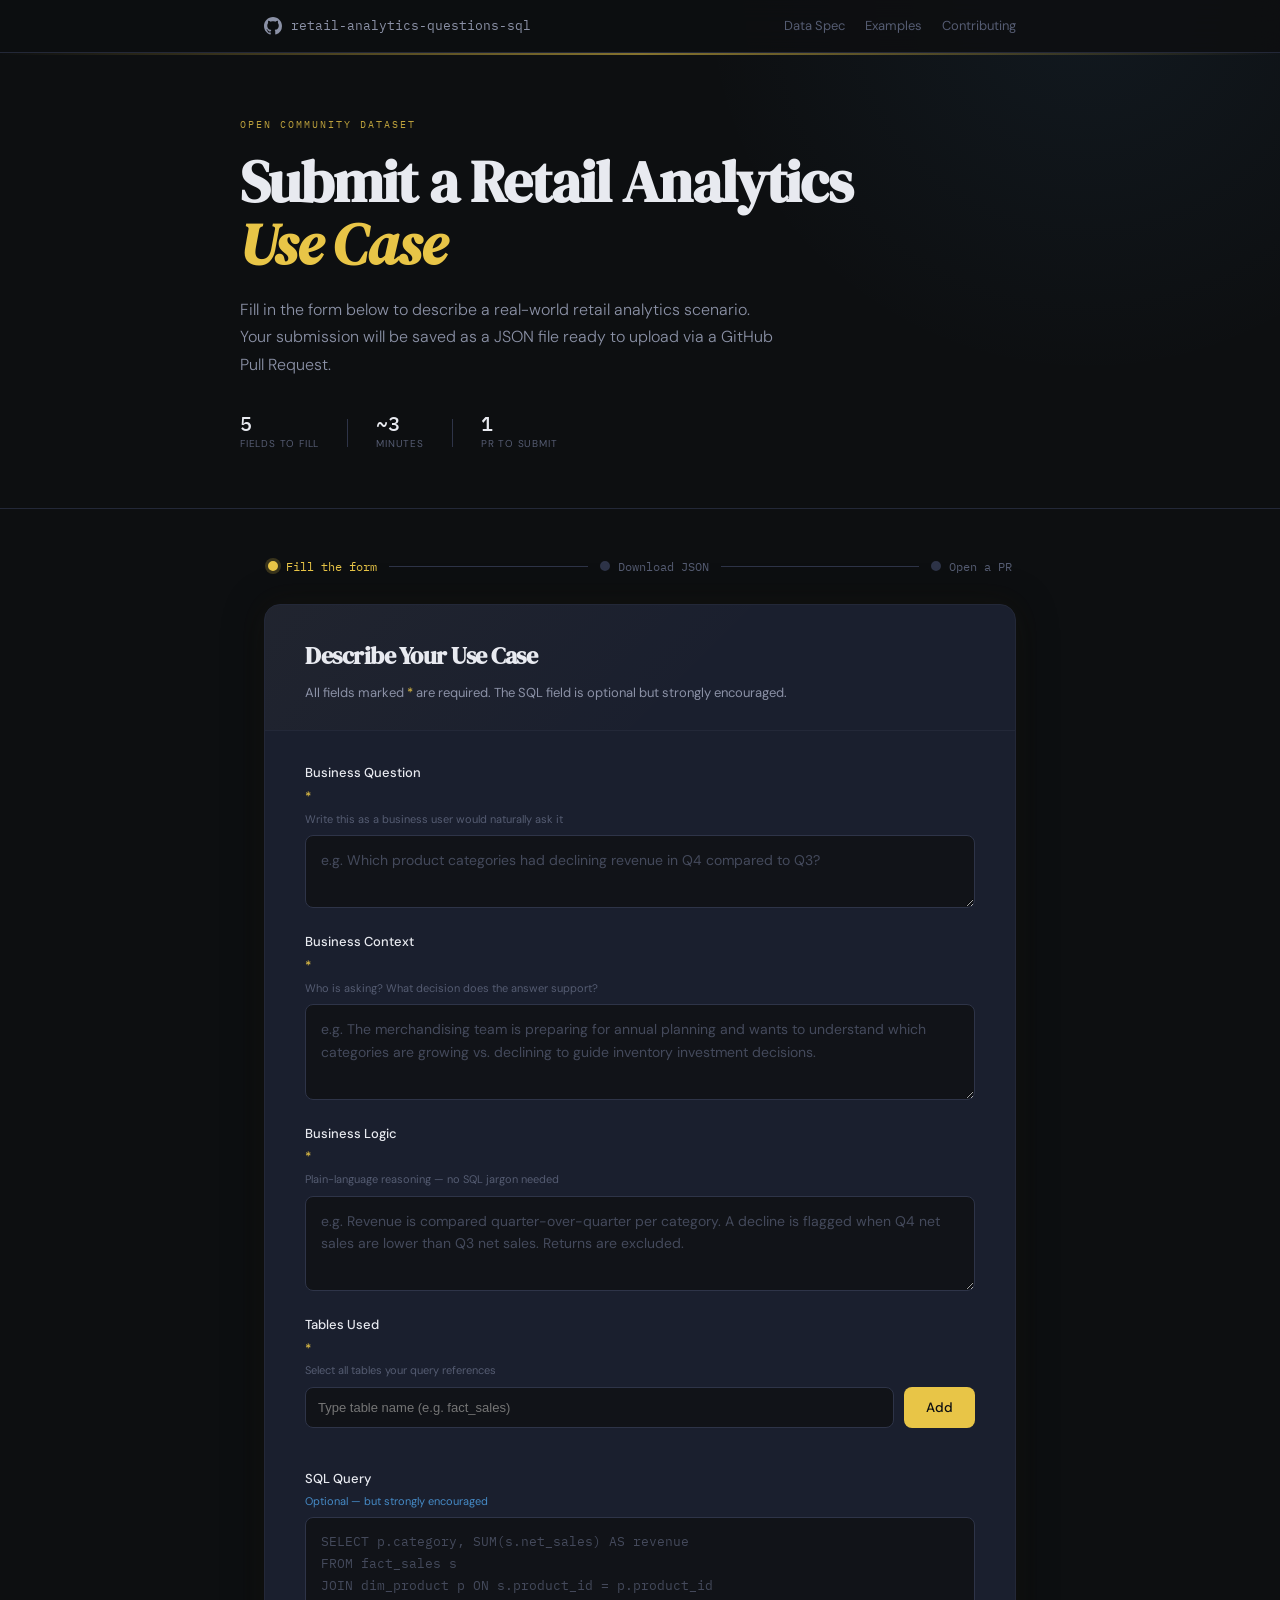
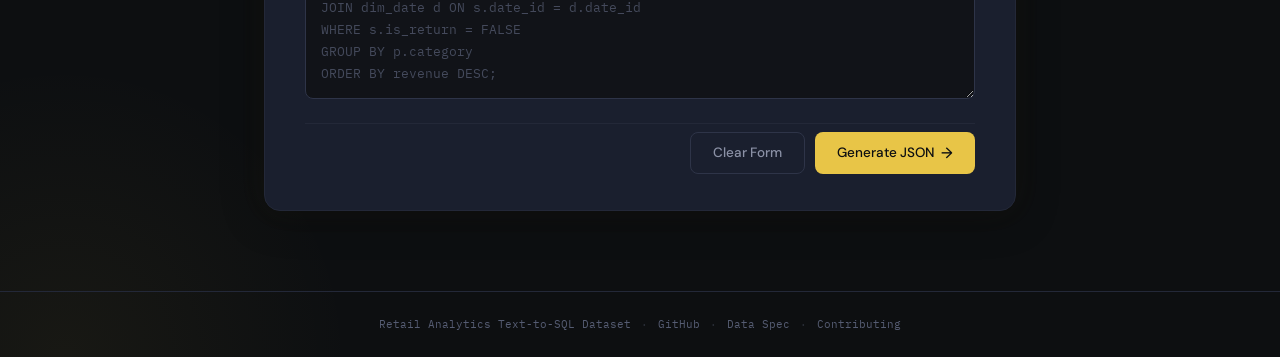
<file: docs/index.html>
<!DOCTYPE html>
<html lang="en">
<head>
  <meta charset="UTF-8" />
  <meta name="viewport" content="width=device-width, initial-scale=1.0" />
  <title>Submit a Use Case — Retail Analytics Text-to-SQL Dataset</title>
  <meta name="description" content="Contribute a retail analytics use case to the open Text-to-SQL dataset. Fill in the form and download your JSON file ready for GitHub submission." />
  <link rel="stylesheet" href="style.css" />
  <link rel="preconnect" href="https://fonts.googleapis.com">
  <link rel="preconnect" href="https://fonts.gstatic.com" crossorigin>
  <link href="https://fonts.googleapis.com/css2?family=DM+Serif+Display:ital@0;1&family=IBM+Plex+Mono:wght@400;500&family=DM+Sans:opsz,wght@9..40,300;9..40,400;9..40,500&display=swap" rel="stylesheet">
</head>
<body>

  <!-- Top Nav -->
  <nav class="topnav">
    <div class="topnav-inner">
      <a href="https://github.com/nandy15/retail-analytics-questions-sql" class="nav-logo" target="_blank" rel="noopener">
        <svg width="18" height="18" viewBox="0 0 24 24" fill="currentColor" aria-hidden="true">
          <path d="M12 0C5.37 0 0 5.37 0 12c0 5.31 3.435 9.795 8.205 11.385.6.105.825-.255.825-.57 0-.285-.015-1.23-.015-2.235-3.015.555-3.795-.735-4.035-1.41-.135-.345-.72-1.41-1.23-1.695-.42-.225-1.02-.78-.015-.795.945-.015 1.62.87 1.845 1.23 1.08 1.815 2.805 1.305 3.495.99.105-.78.42-1.305.765-1.605-2.67-.3-5.46-1.335-5.46-5.925 0-1.305.465-2.385 1.23-3.225-.12-.3-.54-1.53.12-3.18 0 0 1.005-.315 3.3 1.23.96-.27 1.98-.405 3-.405s2.04.135 3 .405c2.295-1.56 3.3-1.23 3.3-1.23.66 1.65.24 2.88.12 3.18.765.84 1.23 1.905 1.23 3.225 0 4.605-2.805 5.625-5.475 5.925.435.375.81 1.095.81 2.22 0 1.605-.015 2.895-.015 3.3 0 .315.225.69.825.57A12.02 12.02 0 0 0 24 12c0-6.63-5.37-12-12-12z"/>
        </svg>
        retail-analytics-questions-sql
      </a>
      <div class="nav-links">
        <a href="https://github.com/nandy15/retail-analytics-questions-sql/blob/main/DATA_SPEC.md" target="_blank" rel="noopener">Data Spec</a>
        <a href="https://github.com/nandy15/retail-analytics-questions-sql/tree/main/examples" target="_blank" rel="noopener">Examples</a>
        <a href="https://github.com/nandy15/retail-analytics-questions-sql/blob/main/CONTRIBUTING.md" target="_blank" rel="noopener">Contributing</a>
      </div>
    </div>
  </nav>

  <!-- Hero Header -->
  <header class="site-header">
    <div class="header-inner">
      <div class="header-label">Open Community Dataset</div>
      <h1 class="site-title">Submit a Retail Analytics<br><em>Use Case</em></h1>
      <p class="site-subtitle">
        Fill in the form below to describe a real-world retail analytics scenario.
        Your submission will be saved as a JSON file ready to upload via a GitHub Pull Request.
      </p>
      <div class="header-stats">
        <div class="stat">
          <span class="stat-num">5</span>
          <span class="stat-label">Fields to Fill</span>
        </div>
        <div class="stat-divider"></div>
        <div class="stat">
          <span class="stat-num">~3</span>
          <span class="stat-label">Minutes</span>
        </div>
        <div class="stat-divider"></div>
        <div class="stat">
          <span class="stat-num">1</span>
          <span class="stat-label">PR to Submit</span>
        </div>
      </div>
    </div>
  </header>

  <!-- Main -->
  <main class="main-content">

    <!-- Progress steps -->
    <div class="steps-bar">
      <div class="step active" id="step-1">
        <span class="step-dot"></span>
        <span class="step-label">Fill the form</span>
      </div>
      <div class="step-line"></div>
      <div class="step" id="step-2">
        <span class="step-dot"></span>
        <span class="step-label">Download JSON</span>
      </div>
      <div class="step-line" id="step-line-2"></div>
      <div class="step" id="step-3">
        <span class="step-dot"></span>
        <span class="step-label">Open a PR</span>
      </div>
    </div>

    <!-- Form card -->
    <div class="form-card" id="form-card">
      <div class="form-card-header">
        <h2 class="form-card-title">Describe Your Use Case</h2>
        <p class="form-card-desc">
          All fields marked <span class="required-mark">*</span> are required.
          The SQL field is optional but strongly encouraged.
        </p>
      </div>

      <form id="submission-form" novalidate>

        <div class="field-group">
          <label class="field-label" for="question">
            Business Question <span class="required-mark">*</span>
            <span class="field-hint">Write this as a business user would naturally ask it</span>
          </label>
          <textarea id="question" name="question" class="field-input field-textarea" rows="2"
            placeholder="e.g. Which product categories had declining revenue in Q4 compared to Q3?"></textarea>
          <div class="field-error" id="error-question"></div>
        </div>

        <div class="field-group">
          <label class="field-label" for="context">
            Business Context <span class="required-mark">*</span>
            <span class="field-hint">Who is asking? What decision does the answer support?</span>
          </label>
          <textarea id="context" name="context" class="field-input field-textarea" rows="3"
            placeholder="e.g. The merchandising team is preparing for annual planning and wants to understand which categories are growing vs. declining to guide inventory investment decisions."></textarea>
          <div class="field-error" id="error-context"></div>
        </div>

        <div class="field-group">
          <label class="field-label" for="business_logic">
            Business Logic <span class="required-mark">*</span>
            <span class="field-hint">Plain-language reasoning — no SQL jargon needed</span>
          </label>
          <textarea id="business_logic" name="business_logic" class="field-input field-textarea" rows="3"
            placeholder="e.g. Revenue is compared quarter-over-quarter per category. A decline is flagged when Q4 net sales are lower than Q3 net sales. Returns are excluded."></textarea>
          <div class="field-error" id="error-business_logic"></div>
        </div>

        <div class="field-group">
          <label class="field-label">
            Tables Used <span class="required-mark">*</span>
            <span class="field-hint">Select all tables your query references</span>
          </label>
          <div class="table-input-wrapper">
			  <input type="text" id="table-input" placeholder="Type table name (e.g. fact_sales)" />
			  <button type="button" id="add-table-btn" class="btn btn-primary">
			    Add
			  </button>
		  </div>

		  <div id="table-list" class="table-list"></div>
          
		  <div class="field-error" id="error-tables"></div>
        </div>

        <div class="field-group">
          <label class="field-label" for="sql">
            SQL Query
            <span class="field-hint optional-tag">Optional — but strongly encouraged</span>
          </label>
          <textarea id="sql" name="sql" class="field-input field-textarea field-mono" rows="7"
            placeholder="SELECT p.category, SUM(s.net_sales) AS revenue&#10;FROM fact_sales s&#10;JOIN dim_product p ON s.product_id = p.product_id&#10;JOIN dim_date d ON s.date_id = d.date_id&#10;WHERE s.is_return = FALSE&#10;GROUP BY p.category&#10;ORDER BY revenue DESC;"></textarea>
        </div>

        <div class="form-actions">
          <button type="button" id="reset-btn" class="btn btn-secondary">Clear Form</button>
          <button type="submit" id="submit-btn" class="btn btn-primary">
            Generate JSON <span class="btn-arrow">→</span>
          </button>
        </div>

      </form>
    </div>

    <!-- Output section -->
    <div id="output-section" class="output-section hidden">

      <div class="output-card">
        <div class="output-card-header">
          <div class="output-title-row">
            <div class="output-success-badge">
              <svg width="14" height="14" viewBox="0 0 24 24" fill="none" stroke="currentColor" stroke-width="3" stroke-linecap="round" stroke-linejoin="round"><polyline points="20 6 9 17 4 12"/></svg>
              JSON Ready
            </div>
            <div class="output-actions">
              <button id="copy-btn" class="btn btn-copy">
                <svg width="13" height="13" viewBox="0 0 24 24" fill="none" stroke="currentColor" stroke-width="2.5" stroke-linecap="round" stroke-linejoin="round"><rect x="9" y="9" width="13" height="13" rx="2" ry="2"/><path d="M5 15H4a2 2 0 0 1-2-2V4a2 2 0 0 1 2-2h9a2 2 0 0 1 2 2v1"/></svg>
                Copy
              </button>
              <button id="download-btn" class="btn btn-download">
                <svg width="13" height="13" viewBox="0 0 24 24" fill="none" stroke="currentColor" stroke-width="2.5" stroke-linecap="round" stroke-linejoin="round"><path d="M21 15v4a2 2 0 0 1-2 2H5a2 2 0 0 1-2-2v-4"/><polyline points="7 10 12 15 17 10"/><line x1="12" y1="15" x2="12" y2="3"/></svg>
                Download .json
              </button>
            </div>
          </div>
          <p class="output-filename-hint">Save as: <code id="suggested-filename">retail_usecase.json</code> → place in <code>submissions/pending/</code></p>
        </div>
        <pre id="json-output" class="json-output"></pre>
      </div>

      <div class="next-steps">
        <h3 class="next-steps-title">What to do next</h3>
        <div class="next-steps-grid">
          <div class="next-step-card">
            <div class="next-step-num">1</div>
            <div class="next-step-body">
              <strong>Save the file</strong>
              <span>Use the download button above and rename it following the convention: <code>retail_&lt;topic&gt;_&lt;description&gt;.json</code></span>
            </div>
          </div>
          <div class="next-step-card">
            <div class="next-step-num">2</div>
            <div class="next-step-body">
              <strong>Fork &amp; add your file</strong>
              <span>Fork the repository, create a branch, and place your file inside <code>submissions/pending/</code></span>
            </div>
          </div>
          <div class="next-step-card">
            <div class="next-step-num">3</div>
            <div class="next-step-body">
              <strong>Open a Pull Request</strong>
              <span>Submit a PR against <code>main</code> with a short description — a maintainer will review within 7 days</span>
            </div>
          </div>
        </div>
        <div class="next-steps-actions">
          <a href="https://github.com/nandy15/retail-analytics-questions-sql/fork" target="_blank" rel="noopener" class="btn btn-primary">
            Fork on GitHub →
          </a>
          <button id="new-submission-btn" class="btn btn-secondary">Submit Another</button>
        </div>
      </div>

    </div>

  </main>

  <footer class="site-footer">
    <div class="footer-inner">
      <span>Retail Analytics Text-to-SQL Dataset</span>
      <span class="footer-sep">·</span>
      <a href="https://github.com/nandy15/retail-analytics-questions-sql" target="_blank" rel="noopener">GitHub</a>
      <span class="footer-sep">·</span>
      <a href="https://github.com/nandy15/retail-analytics-questions-sql/blob/main/DATA_SPEC.md" target="_blank" rel="noopener">Data Spec</a>
      <span class="footer-sep">·</span>
      <a href="https://github.com/nandy15/retail-analytics-questions-sql/blob/main/CONTRIBUTING.md" target="_blank" rel="noopener">Contributing</a>
    </div>
  </footer>

  <script src="app.js"></script>
</body>
</html>
</file>
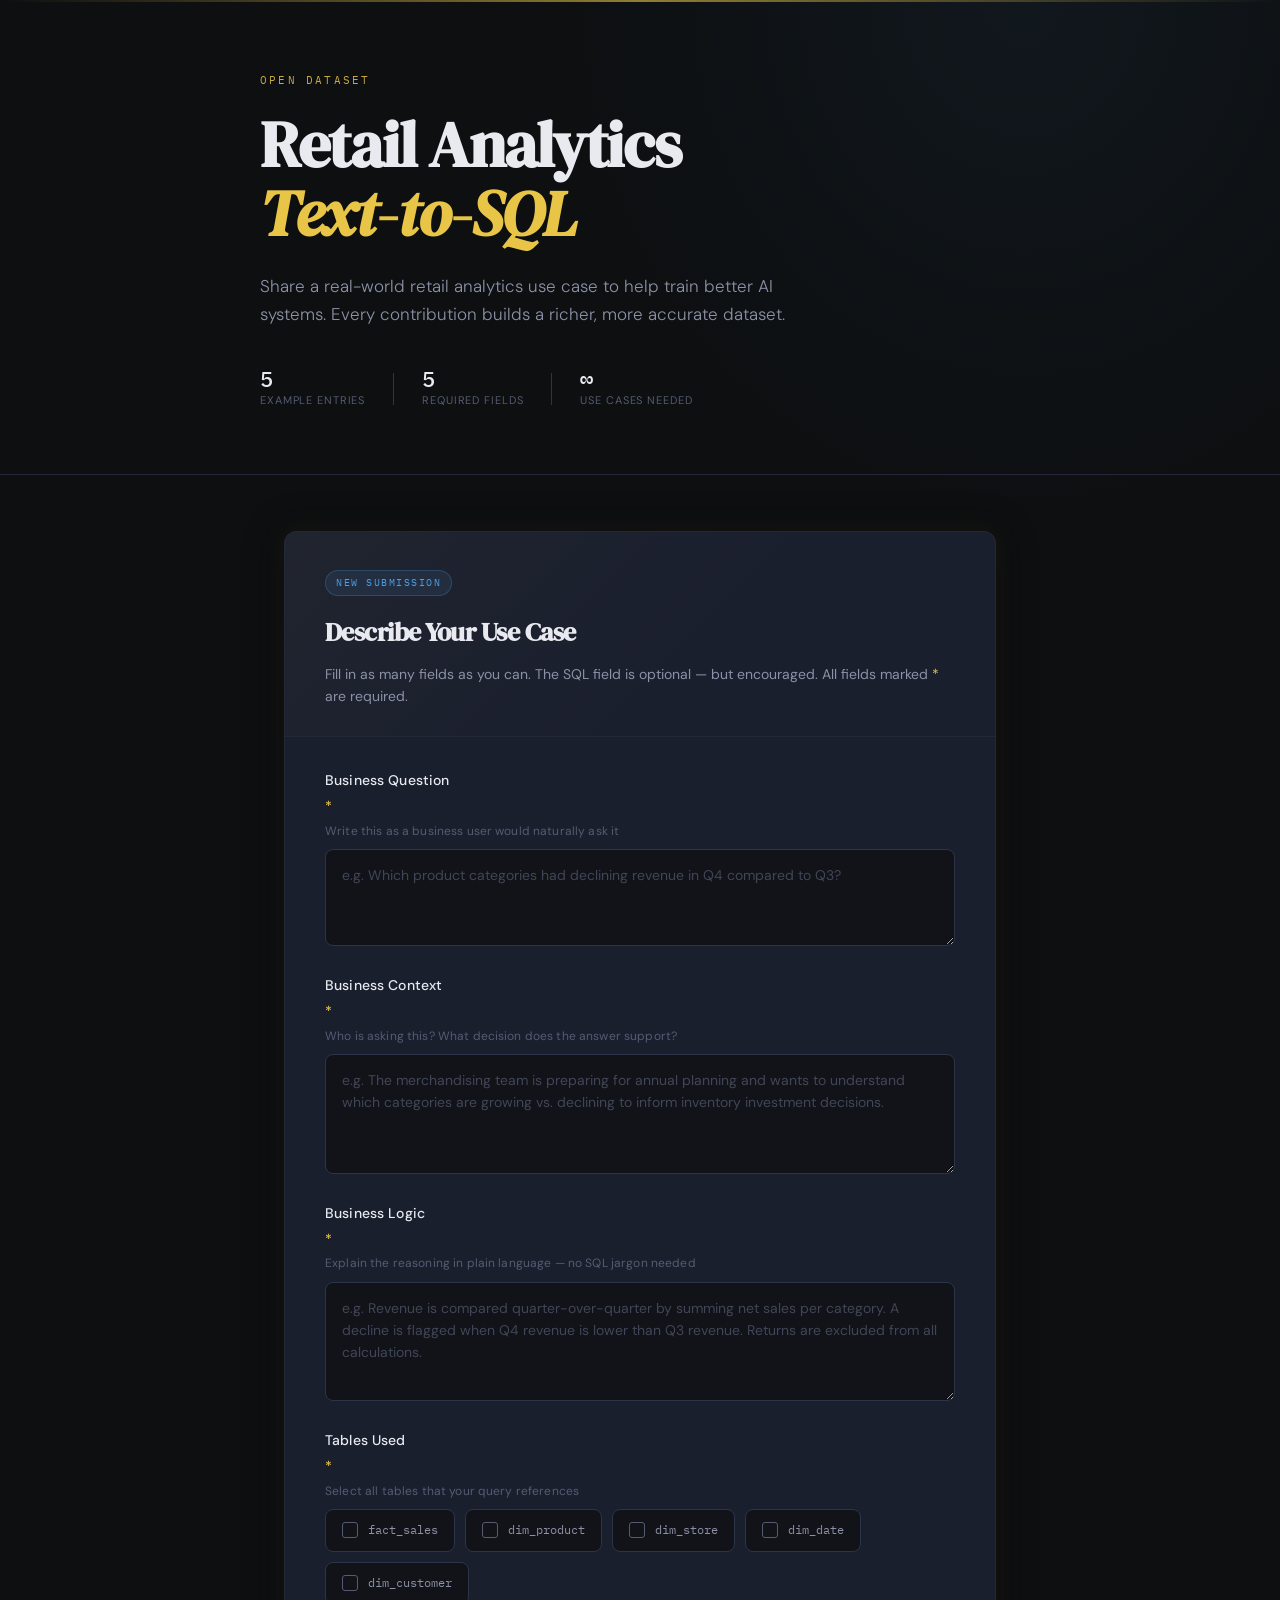
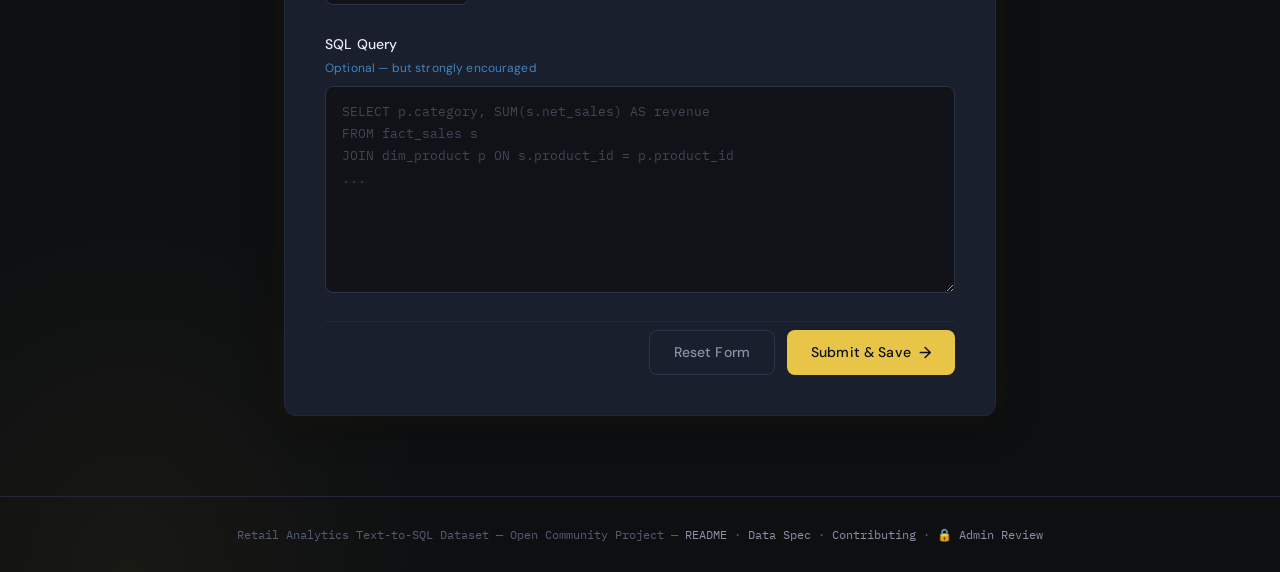
<file: ui/index.html>
<!DOCTYPE html>
<html lang="en">
<head>
  <meta charset="UTF-8" />
  <meta name="viewport" content="width=device-width, initial-scale=1.0" />
  <title>Retail Analytics Text-to-SQL — Submit a Use Case</title>
  <meta name="description" content="Contribute a real-world retail analytics use case to help train better AI SQL systems." />
  <link rel="stylesheet" href="style.css" />
  <link rel="preconnect" href="https://fonts.googleapis.com">
  <link rel="preconnect" href="https://fonts.gstatic.com" crossorigin>
  <link href="https://fonts.googleapis.com/css2?family=DM+Serif+Display:ital@0;1&family=IBM+Plex+Mono:wght@400;500&family=DM+Sans:wght@300;400;500&display=swap" rel="stylesheet">
</head>
<body>

  <header class="site-header">
    <div class="header-inner">
      <div class="header-label">Open Dataset</div>
      <h1 class="site-title">Retail Analytics<br><em>Text-to-SQL</em></h1>
      <p class="site-subtitle">Share a real-world retail analytics use case to help train better AI systems. Every contribution builds a richer, more accurate dataset.</p>
      <div class="header-stats">
        <div class="stat"><span class="stat-num">5</span><span class="stat-label">Example Entries</span></div>
        <div class="stat-divider"></div>
        <div class="stat"><span class="stat-num">5</span><span class="stat-label">Required Fields</span></div>
        <div class="stat-divider"></div>
        <div class="stat"><span class="stat-num">∞</span><span class="stat-label">Use Cases Needed</span></div>
      </div>
    </div>
  </header>

  <main class="main-content">

    <div class="form-card">
      <div class="form-card-header">
        <span class="form-step-badge">New Submission</span>
        <h2 class="form-card-title">Describe Your Use Case</h2>
        <p class="form-card-desc">Fill in as many fields as you can. The SQL field is optional — but encouraged. All fields marked <span class="required-mark">*</span> are required.</p>
      </div>

      <!-- Success banner (shown after successful GitHub push) -->
      <div id="success-banner" class="success-banner hidden">
        <div class="success-icon">✓</div>
        <div class="success-text">
          <strong>Submission saved!</strong>
          <span>Your entry has been added to <code>submissions/pending/</code> as
            <code class="success-filename"></code>.
            A maintainer will review it shortly.
          </span>
        </div>
      </div>

      <form id="submission-form" novalidate>

        <div class="field-group">
          <label class="field-label" for="question">
            Business Question <span class="required-mark">*</span>
            <span class="field-hint">Write this as a business user would naturally ask it</span>
          </label>
          <textarea id="question" name="question" class="field-input field-textarea" rows="3"
            placeholder="e.g. Which product categories had declining revenue in Q4 compared to Q3?"></textarea>
          <div class="field-error" id="error-question"></div>
        </div>

        <div class="field-group">
          <label class="field-label" for="context">
            Business Context <span class="required-mark">*</span>
            <span class="field-hint">Who is asking this? What decision does the answer support?</span>
          </label>
          <textarea id="context" name="context" class="field-input field-textarea" rows="4"
            placeholder="e.g. The merchandising team is preparing for annual planning and wants to understand which categories are growing vs. declining to inform inventory investment decisions."></textarea>
          <div class="field-error" id="error-context"></div>
        </div>

        <div class="field-group">
          <label class="field-label" for="business_logic">
            Business Logic <span class="required-mark">*</span>
            <span class="field-hint">Explain the reasoning in plain language — no SQL jargon needed</span>
          </label>
          <textarea id="business_logic" name="business_logic" class="field-input field-textarea" rows="4"
            placeholder="e.g. Revenue is compared quarter-over-quarter by summing net sales per category. A decline is flagged when Q4 revenue is lower than Q3 revenue. Returns are excluded from all calculations."></textarea>
          <div class="field-error" id="error-business_logic"></div>
        </div>

        <div class="field-group">
          <label class="field-label">
            Tables Used <span class="required-mark">*</span>
            <span class="field-hint">Select all tables that your query references</span>
          </label>
          <div class="checkbox-grid">
            <label class="checkbox-item">
              <input type="checkbox" name="tables" value="fact_sales" />
              <span class="checkbox-box"></span>
              <span class="checkbox-label"><code>fact_sales</code></span>
            </label>
            <label class="checkbox-item">
              <input type="checkbox" name="tables" value="dim_product" />
              <span class="checkbox-box"></span>
              <span class="checkbox-label"><code>dim_product</code></span>
            </label>
            <label class="checkbox-item">
              <input type="checkbox" name="tables" value="dim_store" />
              <span class="checkbox-box"></span>
              <span class="checkbox-label"><code>dim_store</code></span>
            </label>
            <label class="checkbox-item">
              <input type="checkbox" name="tables" value="dim_date" />
              <span class="checkbox-box"></span>
              <span class="checkbox-label"><code>dim_date</code></span>
            </label>
            <label class="checkbox-item">
              <input type="checkbox" name="tables" value="dim_customer" />
              <span class="checkbox-box"></span>
              <span class="checkbox-label"><code>dim_customer</code></span>
            </label>
          </div>
          <div class="field-error" id="error-tables"></div>
        </div>

        <div class="field-group">
          <label class="field-label" for="sql">
            SQL Query
            <span class="field-hint optional-tag">Optional — but strongly encouraged</span>
          </label>
          <textarea id="sql" name="sql" class="field-input field-textarea field-mono" rows="8"
            placeholder="SELECT p.category, SUM(s.net_sales) AS revenue&#10;FROM fact_sales s&#10;JOIN dim_product p ON s.product_id = p.product_id&#10;..."></textarea>
        </div>

        <div class="form-actions">
          <button type="button" id="reset-btn" class="btn btn-secondary">Reset Form</button>
          <button type="submit" id="submit-btn" class="btn btn-primary">
            <span class="btn-text">Submit &amp; Save</span>
            <span class="btn-icon">→</span>
          </button>
        </div>

      </form>
    </div>

    <!-- Submission status (API feedback) -->
    <div id="submit-status" class="submit-status" style="display:none;"></div>

    <div id="output-section" class="output-section hidden">
      <div class="output-header">
        <h3 class="output-title">Generated JSON</h3>
        <button id="copy-btn" class="btn btn-copy">Copy JSON</button>
      </div>
      <pre id="json-output" class="json-output"></pre>
    </div>

  </main>

  <footer class="site-footer">
    <p>Retail Analytics Text-to-SQL Dataset &mdash; Open Community Project &mdash;
      <a href="../README.md">README</a> &middot;
      <a href="../DATA_SPEC.md">Data Spec</a> &middot;
      <a href="../CONTRIBUTING.md">Contributing</a> &middot;
      <a href="review.html">🔒 Admin Review</a>
    </p>
  </footer>

  <script src="app.js"></script>
</body>
</html>
</file>
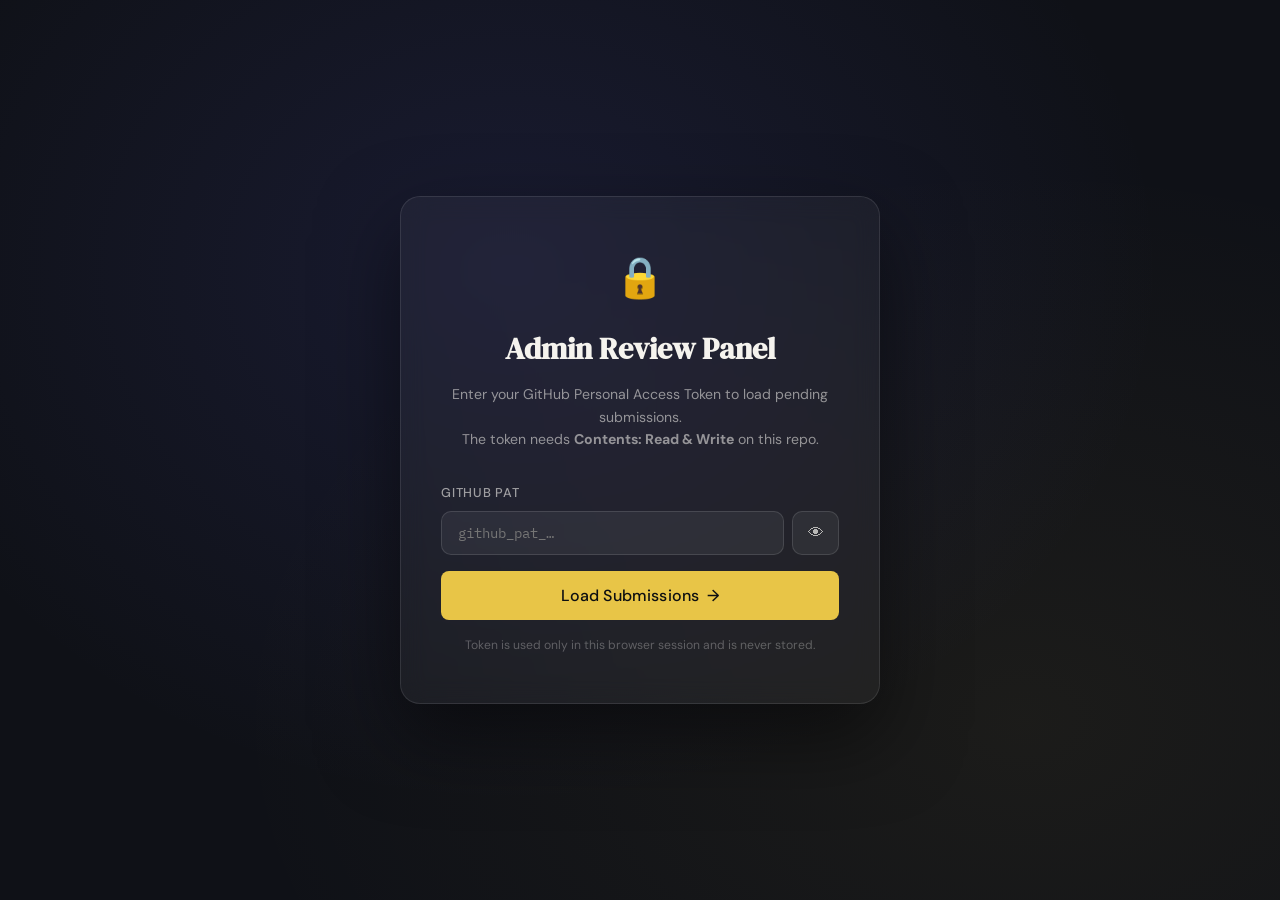
<file: ui/review.html>
<!DOCTYPE html>
<html lang="en">
<head>
  <meta charset="UTF-8" />
  <meta name="viewport" content="width=device-width, initial-scale=1.0" />
  <title>Submission Review — Retail Analytics Text-to-SQL</title>
  <meta name="description" content="Admin dashboard to review, approve, or reject community submissions." />
  <link rel="stylesheet" href="style.css" />
  <link rel="stylesheet" href="review.css" />
  <link rel="preconnect" href="https://fonts.googleapis.com">
  <link rel="preconnect" href="https://fonts.gstatic.com" crossorigin>
  <link href="https://fonts.googleapis.com/css2?family=DM+Serif+Display:ital@0;1&family=IBM+Plex+Mono:wght@400;500&family=DM+Sans:wght@300;400;500&display=swap" rel="stylesheet">
</head>
<body class="review-body">

  <!-- ── Login Gate ──────────────────────────────────────────── -->
  <div id="login-screen" class="login-screen">
    <div class="login-card">
      <div class="login-logo">🔒</div>
      <h1 class="login-title">Admin Review Panel</h1>
      <p class="login-subtitle">Enter your GitHub Personal Access Token to load pending submissions.<br>
        The token needs <strong>Contents: Read &amp; Write</strong> on this repo.</p>

      <div class="login-field">
        <label for="pat-input">GitHub PAT</label>
        <div class="pat-wrap">
          <input type="password" id="pat-input" placeholder="github_pat_…" autocomplete="off" />
          <button id="pat-toggle" class="pat-toggle" title="Show/hide token">👁</button>
        </div>
      </div>
      <div id="login-error" class="login-error hidden"></div>
      <button id="login-btn" class="btn btn-primary login-btn">
        <span class="btn-text">Load Submissions</span>
        <span class="btn-icon">→</span>
      </button>
      <p class="login-note">Token is used only in this browser session and is never stored.</p>
    </div>
  </div>

  <!-- ── Dashboard ──────────────────────────────────────────── -->
  <div id="dashboard" class="dashboard hidden">

    <header class="dash-header">
      <div class="dash-header-inner">
        <div>
          <div class="dash-badge">Admin Panel</div>
          <h1 class="dash-title">Submission Review</h1>
        </div>
        <div class="dash-controls">
          <div class="dash-stats" id="dash-stats">
            <span class="ds-item" id="stat-pending">⏳ 0 Pending</span>
            <span class="ds-item ds-approved" id="stat-reviewed">✅ 0 Reviewed</span>
            <span class="ds-item ds-rejected" id="stat-rejected">❌ 0 Rejected</span>
          </div>
          <button id="refresh-btn" class="btn btn-secondary btn-sm">↺ Refresh</button>
          <button id="logout-btn" class="btn btn-secondary btn-sm">Logout</button>
        </div>
      </div>
    </header>

    <main class="dash-main">

      <!-- Filter tabs -->
      <div class="tab-bar">
        <button class="tab-btn tab-active" data-tab="pending">⏳ Pending</button>
        <button class="tab-btn" data-tab="reviewed">✅ Reviewed</button>
        <button class="tab-btn" data-tab="rejected">❌ Rejected</button>
      </div>

      <!-- Loading / empty states -->
      <div id="dash-loading" class="dash-state hidden">
        <div class="spinner"></div>
        <p>Loading submissions…</p>
      </div>
      <div id="dash-empty" class="dash-state hidden">
        <div class="empty-icon">📭</div>
        <p>No submissions in this folder yet.</p>
      </div>
      <div id="dash-error-msg" class="dash-state hidden">
        <div class="empty-icon">⚠️</div>
        <p id="dash-error-text"></p>
      </div>

      <!-- Submission list -->
      <div id="submission-list" class="submission-list"></div>

    </main>
  </div>

  <!-- ── Detail Modal ────────────────────────────────────────── -->
  <div id="modal-overlay" class="modal-overlay hidden">
    <div class="modal-card">
      <div class="modal-header">
        <h2 id="modal-title" class="modal-title"></h2>
        <button id="modal-close" class="modal-close" title="Close">✕</button>
      </div>
      <div class="modal-body">
        <div class="modal-meta" id="modal-meta"></div>
        <pre id="modal-json" class="json-output modal-json"></pre>
      </div>
      <div class="modal-footer" id="modal-footer"></div>
    </div>
  </div>

  <script src="review.js"></script>
</body>
</html>
</file>
<file: docs/style.css>
/* =============================================
   Retail Text-to-SQL — GitHub Pages UI
   ============================================= */

*, *::before, *::after { box-sizing: border-box; margin: 0; padding: 0; }

:root {
  --bg-base:       #0d0f11;
  --bg-surface:    #141720;
  --bg-card:       #1a1f2e;
  --bg-input:      #111318;
  --bg-output:     #0a0c0f;
  --accent:        #e8c547;
  --accent-blue:   #4d9de0;
  --accent-green:  #3ecf8e;
  --accent-red:    #ff6b6b;
  --text-1:        #e8eaf0;
  --text-2:        #8b91a6;
  --text-3:        #555c72;
  --text-code:     #a8d8a8;
  --border-1:      #232838;
  --border-2:      #2e3448;
  --font-display:  'DM Serif Display', Georgia, serif;
  --font-body:     'DM Sans', system-ui, sans-serif;
  --font-mono:     'IBM Plex Mono', monospace;
  --r-sm: 4px; --r-md: 8px; --r-lg: 12px; --r-xl: 16px;
}

html { scroll-behavior: smooth; }

body {
  font-family: var(--font-body);
  background: var(--bg-base);
  color: var(--text-1);
  line-height: 1.6;
  min-height: 100vh;
  background-image:
    radial-gradient(ellipse 55% 35% at 85% 0%,   rgba(77,157,224,.07) 0%, transparent 55%),
    radial-gradient(ellipse 45% 30% at 5%  100%,  rgba(232,197,71,.05) 0%, transparent 50%);
}

/* ── NAV ───────────────────────────────────── */

.topnav {
  position: sticky; top: 0; z-index: 100;
  background: rgba(13,15,17,.85);
  backdrop-filter: blur(12px);
  border-bottom: 1px solid var(--border-1);
}
.topnav-inner {
  max-width: 800px; margin: 0 auto;
  padding: 0 24px;
  height: 52px;
  display: flex; align-items: center; justify-content: space-between;
}
.nav-logo {
  display: flex; align-items: center; gap: 9px;
  font-family: var(--font-mono); font-size: 13px;
  color: var(--text-2); text-decoration: none;
  transition: color .15s;
}
.nav-logo:hover { color: var(--text-1); }
.nav-links { display: flex; gap: 20px; }
.nav-links a {
  font-size: 13px; color: var(--text-3);
  text-decoration: none; transition: color .15s;
}
.nav-links a:hover { color: var(--text-2); }

/* ── HEADER ────────────────────────────────── */

.site-header {
  padding: 64px 24px 56px;
  border-bottom: 1px solid var(--border-1);
  position: relative; overflow: hidden;
}
.site-header::before {
  content: ''; position: absolute;
  top: 0; left: 0; right: 0; height: 2px;
  background: linear-gradient(90deg, transparent, var(--accent), transparent);
  opacity: .55;
}
.header-inner { max-width: 800px; margin: 0 auto; }

.header-label {
  font-family: var(--font-mono); font-size: 10px;
  letter-spacing: .2em; text-transform: uppercase;
  color: var(--accent); opacity: .8; margin-bottom: 18px;
}
.site-title {
  font-family: var(--font-display);
  font-size: clamp(36px, 5.5vw, 58px);
  line-height: 1.08; letter-spacing: -.02em;
  color: var(--text-1); margin-bottom: 20px;
}
.site-title em { font-style: italic; color: var(--accent); }
.site-subtitle {
  font-size: 16px; font-weight: 300;
  color: var(--text-2); max-width: 540px;
  line-height: 1.7; margin-bottom: 36px;
}
.header-stats { display: flex; align-items: center; gap: 0; }
.stat { display: flex; flex-direction: column; gap: 2px; padding-right: 28px; }
.stat-num { font-family: var(--font-mono); font-size: 20px; font-weight: 500; line-height: 1; }
.stat-label { font-size: 10px; color: var(--text-3); text-transform: uppercase; letter-spacing: .08em; }
.stat-divider { width: 1px; height: 28px; background: var(--border-2); margin: 0 28px 0 0; }

/* ── MAIN ──────────────────────────────────── */

.main-content {
  max-width: 800px; margin: 0 auto;
  padding: 48px 24px 80px;
  display: flex; flex-direction: column; gap: 28px;
}

/* ── STEPS BAR ─────────────────────────────── */

.steps-bar {
  display: flex; align-items: center; gap: 0;
  padding: 0 4px;
}
.step {
  display: flex; align-items: center; gap: 8px;
  flex-shrink: 0;
}
.step-dot {
  width: 10px; height: 10px; border-radius: 50%;
  background: var(--border-2);
  border: 2px solid var(--border-2);
  transition: all .3s ease;
}
.step.active .step-dot {
  background: var(--accent);
  border-color: var(--accent);
  box-shadow: 0 0 0 3px rgba(232,197,71,.2);
}
.step.done .step-dot {
  background: var(--accent-green);
  border-color: var(--accent-green);
}
.step-label {
  font-size: 12px; color: var(--text-3);
  font-family: var(--font-mono);
  white-space: nowrap;
  transition: color .3s;
}
.step.active .step-label { color: var(--accent); }
.step.done  .step-label  { color: var(--accent-green); }
.step-line {
  flex: 1; height: 1px;
  background: var(--border-2);
  margin: 0 12px;
  min-width: 24px;
  transition: background .3s;
}
.step-line.done { background: var(--accent-green); }

/* ── FORM CARD ─────────────────────────────── */

.form-card {
  background: var(--bg-card);
  border: 1px solid var(--border-1);
  border-radius: var(--r-xl);
  box-shadow: 0 4px 40px rgba(0,0,0,.35), 0 0 30px rgba(232,197,71,.05);
  overflow: hidden;
}
.form-card-header {
  padding: 32px 40px 26px;
  border-bottom: 1px solid var(--border-1);
  background: linear-gradient(135deg, rgba(232,197,71,.03) 0%, transparent 60%);
}
.form-card-title {
  font-family: var(--font-display);
  font-size: 24px; letter-spacing: -.02em;
  color: var(--text-1); margin-bottom: 8px;
}
.form-card-desc { font-size: 13px; color: var(--text-2); line-height: 1.6; }
.required-mark { color: var(--accent); }

/* ── FORM ──────────────────────────────────── */

form { padding: 32px 40px 36px; display: flex; flex-direction: column; gap: 24px; }

.field-group { display: flex; flex-direction: column; gap: 7px; }
.field-label {
  display: flex; flex-direction: column; gap: 3px;
  font-size: 13px; font-weight: 500; color: var(--text-1);
}
.field-hint { font-size: 11px; font-weight: 400; color: var(--text-3); }
.optional-tag { color: var(--accent-blue); opacity: .85; }

.field-input {
  width: 100%;
  background: var(--bg-input);
  border: 1px solid var(--border-2);
  border-radius: var(--r-md);
  padding: 13px 15px;
  color: var(--text-1);
  font-family: var(--font-body); font-size: 14px; line-height: 1.6;
  resize: vertical;
  transition: border-color .2s, box-shadow .2s;
}
.field-input::placeholder { color: var(--text-3); opacity: .75; }
.field-input:focus {
  outline: none;
  border-color: rgba(232,197,71,.45);
  box-shadow: 0 0 0 3px rgba(232,197,71,.07);
}
.field-input.field-error-state {
  border-color: rgba(255,107,107,.45);
  box-shadow: 0 0 0 3px rgba(255,107,107,.06);
}
.field-mono { font-family: var(--font-mono); font-size: 12.5px; line-height: 1.75; }

.field-error { font-size: 11px; color: var(--accent-red); font-family: var(--font-mono); display: none; }
.field-error.visible { display: block; }

/* ── CHECKBOXES ────────────────────────────── */

.checkbox-grid { display: flex; flex-wrap: wrap; gap: 8px; }
.checkbox-item {
  display: flex; align-items: center; gap: 9px;
  cursor: pointer; padding: 9px 15px;
  background: var(--bg-input); border: 1px solid var(--border-2);
  border-radius: var(--r-md);
  user-select: none; transition: border-color .2s, background .2s;
}
.checkbox-item:hover { border-color: rgba(232,197,71,.3); background: rgba(232,197,71,.03); }
.checkbox-item input { display: none; }
.checkbox-box {
  width: 15px; height: 15px; flex-shrink: 0;
  border: 1.5px solid var(--text-3); border-radius: 3px;
  transition: all .15s; position: relative;
}
.checkbox-item input:checked ~ .checkbox-box {
  background: var(--accent); border-color: var(--accent);
}
.checkbox-item input:checked ~ .checkbox-box::after {
  content: '';
  position: absolute; top: 1px; left: 4px;
  width: 4px; height: 7px;
  border: 2px solid var(--bg-base);
  border-top: none; border-left: none;
  transform: rotate(45deg);
}
.checkbox-item input:checked ~ .checkbox-label { color: var(--text-1); }
.checkbox-label { font-size: 12px; color: var(--text-2); transition: color .15s; }
.checkbox-label code { font-family: var(--font-mono); font-size: 11.5px; color: inherit; }

/* ── FORM ACTIONS ──────────────────────────── */

.form-actions {
  display: flex; justify-content: flex-end; gap: 10px;
  padding-top: 8px; border-top: 1px solid var(--border-1);
}

/* ── BUTTONS ───────────────────────────────── */

.btn {
  display: inline-flex; align-items: center; gap: 7px;
  padding: 11px 22px;
  border-radius: var(--r-md);
  font-family: var(--font-body); font-size: 13.5px; font-weight: 500;
  cursor: pointer; border: none;
  transition: all .2s; text-decoration: none; white-space: nowrap;
}
.btn-primary { background: var(--accent); color: var(--bg-base); }
.btn-primary:hover {
  background: #f0d060;
  transform: translateY(-1px);
  box-shadow: 0 4px 18px rgba(232,197,71,.28);
}
.btn-primary:active { transform: translateY(0); }
.btn-arrow { font-size: 15px; transition: transform .2s; }
.btn-primary:hover .btn-arrow { transform: translateX(3px); }

.btn-secondary {
  background: transparent;
  color: var(--text-2); border: 1px solid var(--border-2);
}
.btn-secondary:hover { color: var(--text-1); border-color: var(--text-3); }

.btn-copy {
  background: rgba(77,157,224,.1);
  color: var(--accent-blue);
  border: 1px solid rgba(77,157,224,.2);
  padding: 7px 14px; font-size: 12px;
}
.btn-copy:hover { background: rgba(77,157,224,.18); }
.btn-copy.copied { background: rgba(62,207,142,.1); color: var(--accent-green); border-color: rgba(62,207,142,.25); }

.btn-download {
  background: rgba(232,197,71,.1);
  color: var(--accent);
  border: 1px solid rgba(232,197,71,.2);
  padding: 7px 14px; font-size: 12px;
}
.btn-download:hover { background: rgba(232,197,71,.18); }

/* ── OUTPUT ────────────────────────────────── */

.output-section { display: flex; flex-direction: column; gap: 24px; }

.output-card {
  background: var(--bg-card);
  border: 1px solid rgba(62,207,142,.2);
  border-radius: var(--r-xl);
  overflow: hidden;
  box-shadow: 0 0 30px rgba(62,207,142,.05);
  animation: fadeUp .4s ease;
}
.output-card-header {
  padding: 20px 28px 16px;
  border-bottom: 1px solid var(--border-1);
  display: flex; flex-direction: column; gap: 8px;
}
.output-title-row {
  display: flex; align-items: center; justify-content: space-between; gap: 12px;
}
.output-success-badge {
  display: flex; align-items: center; gap: 7px;
  font-family: var(--font-mono); font-size: 12px;
  color: var(--accent-green);
  background: rgba(62,207,142,.1);
  border: 1px solid rgba(62,207,142,.25);
  padding: 5px 12px; border-radius: 100px;
}
.output-actions { display: flex; gap: 8px; }
.output-filename-hint {
  font-size: 12px; color: var(--text-3);
}
.output-filename-hint code {
  font-family: var(--font-mono); font-size: 11.5px;
  color: var(--text-code);
  background: rgba(168,216,168,.08);
  padding: 1px 5px; border-radius: 3px;
}

.json-output {
  font-family: var(--font-mono); font-size: 12.5px;
  line-height: 1.75; color: #c9d1e8;
  background: var(--bg-output);
  padding: 24px 28px;
  overflow-x: auto; white-space: pre;
  max-height: 400px; overflow-y: auto;
}

/* ── NEXT STEPS ────────────────────────────── */

.next-steps {
  background: var(--bg-card);
  border: 1px solid var(--border-1);
  border-radius: var(--r-xl);
  padding: 32px 36px;
  animation: fadeUp .4s ease .1s both;
}
.next-steps-title {
  font-family: var(--font-display);
  font-size: 20px; color: var(--text-1);
  margin-bottom: 20px; letter-spacing: -.01em;
}
.next-steps-grid {
  display: grid; grid-template-columns: repeat(3, 1fr);
  gap: 16px; margin-bottom: 28px;
}
@media (max-width: 640px) {
  .next-steps-grid { grid-template-columns: 1fr; }
}
.next-step-card {
  display: flex; gap: 14px;
  background: var(--bg-input);
  border: 1px solid var(--border-2);
  border-radius: var(--r-md);
  padding: 16px;
}
.next-step-num {
  width: 26px; height: 26px; flex-shrink: 0;
  background: rgba(232,197,71,.1);
  border: 1px solid rgba(232,197,71,.25);
  border-radius: 50%;
  font-family: var(--font-mono); font-size: 11px;
  color: var(--accent);
  display: flex; align-items: center; justify-content: center;
}
.next-step-body {
  display: flex; flex-direction: column; gap: 5px;
  font-size: 13px;
}
.next-step-body strong { color: var(--text-1); font-weight: 500; }
.next-step-body span { color: var(--text-2); line-height: 1.5; font-size: 12px; }
.next-step-body code {
  font-family: var(--font-mono); font-size: 11px;
  color: var(--text-code); background: rgba(168,216,168,.08);
  padding: 1px 4px; border-radius: 3px;
}
.next-step-body a { color: var(--accent-blue); text-decoration: none; }
.next-step-body a:hover { text-decoration: underline; }

.next-steps-actions {
  display: flex; gap: 10px; flex-wrap: wrap;
  padding-top: 20px; border-top: 1px solid var(--border-1);
}

/* ── FOOTER ────────────────────────────────── */

.site-footer {
  border-top: 1px solid var(--border-1);
  padding: 24px;
}
.footer-inner {
  max-width: 800px; margin: 0 auto;
  display: flex; align-items: center; justify-content: center;
  gap: 10px; flex-wrap: wrap;
  font-family: var(--font-mono); font-size: 11px; color: var(--text-3);
}
.footer-sep { opacity: .4; }
.footer-inner a { color: var(--text-3); text-decoration: none; transition: color .15s; }
.footer-inner a:hover { color: var(--accent); }

/* ── UTILITIES ─────────────────────────────── */

.hidden { display: none !important; }

@keyframes fadeUp {
  from { opacity: 0; transform: translateY(14px); }
  to   { opacity: 1; transform: translateY(0); }
}

/* ── RESPONSIVE ────────────────────────────── */

@media (max-width: 600px) {
  .site-header { padding: 44px 20px 36px; }
  .form-card-header, form { padding-left: 22px; padding-right: 22px; }
  .next-steps { padding: 24px 22px; }
  .form-actions { flex-direction: column-reverse; }
  .form-actions .btn { width: 100%; justify-content: center; }
  .nav-links { display: none; }
  .stat-divider { display: none; }
  .steps-bar .step-label { display: none; }
}

/* Tables used */
/* Tables input */

.table-input-wrapper {
  display: flex;
  gap: 10px;
}

#table-input {
  flex: 1;
  padding: 12px;
  border-radius: 8px;
  background: var(--bg-input);
  border: 1px solid var(--border-2);
  color: var(--text-1);
  font-size: 13px;
}

.table-list {
  display: flex;
  flex-wrap: wrap;
  gap: 8px;
  margin-top: 10px;
}

.table-tag {
  display: flex;
  align-items: center;
  gap: 6px;
  background: rgba(232,197,71,.1);
  border: 1px solid rgba(232,197,71,.3);
  padding: 6px 10px;
  border-radius: 20px;
  font-size: 12px;
}

.remove-btn {
  cursor: pointer;
  color: #ff6b6b;
  font-weight: bold;
}
</file>
<file: ui/style.css>
/* =============================================
   Retail Text-to-SQL Dataset — UI Styles
   Aesthetic: Editorial dark / data warehouse
   ============================================= */

*, *::before, *::after {
  box-sizing: border-box;
  margin: 0;
  padding: 0;
}

:root {
  --bg-base: #0d0f11;
  --bg-surface: #141720;
  --bg-card: #1a1f2e;
  --bg-input: #111318;
  --bg-output: #0a0c0f;

  --accent-primary: #e8c547;
  --accent-secondary: #4d9de0;
  --accent-success: #3ecf8e;
  --accent-error: #ff6b6b;

  --text-primary: #e8eaf0;
  --text-secondary: #8b91a6;
  --text-muted: #555c72;
  --text-code: #a8d8a8;

  --border-subtle: #232838;
  --border-mid: #2e3448;
  --border-accent: #e8c54730;

  --font-display: 'DM Serif Display', Georgia, serif;
  --font-body: 'DM Sans', system-ui, sans-serif;
  --font-mono: 'IBM Plex Mono', 'Courier New', monospace;

  --radius-sm: 4px;
  --radius-md: 8px;
  --radius-lg: 12px;

  --shadow-card: 0 4px 40px rgba(0, 0, 0, 0.4);
  --shadow-glow: 0 0 30px rgba(232, 197, 71, 0.08);
}

html {
  scroll-behavior: smooth;
}

body {
  font-family: var(--font-body);
  background-color: var(--bg-base);
  color: var(--text-primary);
  line-height: 1.6;
  min-height: 100vh;
  background-image:
    radial-gradient(ellipse 60% 40% at 80% 0%, rgba(77, 157, 224, 0.06) 0%, transparent 60%),
    radial-gradient(ellipse 50% 35% at 10% 100%, rgba(232, 197, 71, 0.05) 0%, transparent 50%);
}

/* ──────────────── HEADER ──────────────── */

.site-header {
  padding: 72px 24px 64px;
  border-bottom: 1px solid var(--border-subtle);
  position: relative;
  overflow: hidden;
}

.site-header::before {
  content: '';
  position: absolute;
  top: 0; left: 0; right: 0;
  height: 2px;
  background: linear-gradient(90deg, transparent, var(--accent-primary), transparent);
  opacity: 0.6;
}

.header-inner {
  max-width: 760px;
  margin: 0 auto;
}

.header-label {
  font-family: var(--font-mono);
  font-size: 11px;
  letter-spacing: 0.2em;
  text-transform: uppercase;
  color: var(--accent-primary);
  margin-bottom: 20px;
  opacity: 0.85;
}

.site-title {
  font-family: var(--font-display);
  font-size: clamp(40px, 6vw, 64px);
  line-height: 1.08;
  color: var(--text-primary);
  margin-bottom: 24px;
  letter-spacing: -0.02em;
}

.site-title em {
  font-style: italic;
  color: var(--accent-primary);
}

.site-subtitle {
  font-size: 17px;
  color: var(--text-secondary);
  max-width: 560px;
  line-height: 1.65;
  font-weight: 300;
  margin-bottom: 40px;
}

.header-stats {
  display: flex;
  align-items: center;
  gap: 0;
}

.stat {
  display: flex;
  flex-direction: column;
  gap: 2px;
  padding-right: 28px;
}

.stat-num {
  font-family: var(--font-mono);
  font-size: 22px;
  font-weight: 500;
  color: var(--text-primary);
  line-height: 1;
}

.stat-label {
  font-size: 11px;
  color: var(--text-muted);
  text-transform: uppercase;
  letter-spacing: 0.08em;
}

.stat-divider {
  width: 1px;
  height: 32px;
  background: var(--border-mid);
  margin: 0 28px 0 0;
}

/* ──────────────── MAIN ──────────────── */

.main-content {
  max-width: 760px;
  margin: 0 auto;
  padding: 56px 24px 80px;
  display: flex;
  flex-direction: column;
  gap: 32px;
}

/* ──────────────── FORM CARD ──────────────── */

.form-card {
  background: var(--bg-card);
  border: 1px solid var(--border-subtle);
  border-radius: var(--radius-lg);
  box-shadow: var(--shadow-card), var(--shadow-glow);
  overflow: hidden;
}

.form-card-header {
  padding: 36px 40px 28px;
  border-bottom: 1px solid var(--border-subtle);
  background: linear-gradient(135deg, rgba(232, 197, 71, 0.03) 0%, transparent 60%);
}

.form-step-badge {
  display: inline-block;
  font-family: var(--font-mono);
  font-size: 10px;
  letter-spacing: 0.15em;
  text-transform: uppercase;
  color: var(--accent-secondary);
  background: rgba(77, 157, 224, 0.1);
  border: 1px solid rgba(77, 157, 224, 0.25);
  padding: 4px 10px;
  border-radius: 100px;
  margin-bottom: 16px;
}

.form-card-title {
  font-family: var(--font-display);
  font-size: 26px;
  color: var(--text-primary);
  margin-bottom: 10px;
  letter-spacing: -0.02em;
}

.form-card-desc {
  font-size: 14px;
  color: var(--text-secondary);
  line-height: 1.6;
}

.required-mark {
  color: var(--accent-primary);
}

/* ──────────────── SUCCESS BANNER ──────────────── */

.success-banner {
  margin: 0 40px;
  margin-top: 28px;
  padding: 16px 20px;
  background: rgba(62, 207, 142, 0.08);
  border: 1px solid rgba(62, 207, 142, 0.25);
  border-radius: var(--radius-md);
  display: flex;
  align-items: flex-start;
  gap: 14px;
  animation: fadeSlideIn 0.4s ease;
}

.success-icon {
  font-size: 18px;
  color: var(--accent-success);
  font-weight: 700;
  margin-top: 1px;
  flex-shrink: 0;
}

.success-text {
  display: flex;
  flex-direction: column;
  gap: 4px;
  font-size: 14px;
}

.success-text strong {
  color: var(--accent-success);
}

.success-text span {
  color: var(--text-secondary);
  line-height: 1.5;
}

.success-text code {
  font-family: var(--font-mono);
  font-size: 12px;
  color: var(--text-code);
  background: rgba(168, 216, 168, 0.1);
  padding: 1px 5px;
  border-radius: 3px;
}

/* ──────────────── FORM FIELDS ──────────────── */

form {
  padding: 32px 40px 40px;
  display: flex;
  flex-direction: column;
  gap: 28px;
}

.field-group {
  display: flex;
  flex-direction: column;
  gap: 8px;
}

.field-label {
  display: flex;
  flex-direction: column;
  gap: 4px;
  font-size: 14px;
  font-weight: 500;
  color: var(--text-primary);
  letter-spacing: 0.01em;
}

.field-hint {
  font-size: 12px;
  font-weight: 400;
  color: var(--text-muted);
}

.optional-tag {
  color: var(--accent-secondary);
  opacity: 0.8;
}

.field-input {
  background: var(--bg-input);
  border: 1px solid var(--border-mid);
  border-radius: var(--radius-md);
  padding: 14px 16px;
  color: var(--text-primary);
  font-family: var(--font-body);
  font-size: 14px;
  line-height: 1.6;
  transition: border-color 0.2s ease, box-shadow 0.2s ease;
  resize: vertical;
  width: 100%;
}

.field-input::placeholder {
  color: var(--text-muted);
  opacity: 0.7;
}

.field-input:focus {
  outline: none;
  border-color: rgba(232, 197, 71, 0.5);
  box-shadow: 0 0 0 3px rgba(232, 197, 71, 0.08);
}

.field-input.field-error-state {
  border-color: rgba(255, 107, 107, 0.5);
  box-shadow: 0 0 0 3px rgba(255, 107, 107, 0.06);
}

.field-mono {
  font-family: var(--font-mono);
  font-size: 13px;
  line-height: 1.7;
}

.field-error {
  font-size: 12px;
  color: var(--accent-error);
  font-family: var(--font-mono);
  display: none;
}

.field-error.visible {
  display: block;
}

/* ──────────────── CHECKBOXES ──────────────── */

.checkbox-grid {
  display: flex;
  flex-wrap: wrap;
  gap: 10px;
}

.checkbox-item {
  display: flex;
  align-items: center;
  gap: 10px;
  cursor: pointer;
  padding: 10px 16px;
  background: var(--bg-input);
  border: 1px solid var(--border-mid);
  border-radius: var(--radius-md);
  transition: border-color 0.2s ease, background 0.2s ease;
  user-select: none;
}

.checkbox-item:hover {
  border-color: var(--border-accent);
  background: rgba(232, 197, 71, 0.04);
}

.checkbox-item input[type="checkbox"] {
  display: none;
}

.checkbox-box {
  width: 16px;
  height: 16px;
  border: 1.5px solid var(--text-muted);
  border-radius: 3px;
  flex-shrink: 0;
  transition: all 0.15s ease;
  position: relative;
}

.checkbox-item input:checked ~ .checkbox-box {
  background: var(--accent-primary);
  border-color: var(--accent-primary);
}

.checkbox-item input:checked ~ .checkbox-box::after {
  content: '';
  position: absolute;
  top: 2px;
  left: 4px;
  width: 5px;
  height: 8px;
  border: 2px solid var(--bg-base);
  border-top: none;
  border-left: none;
  transform: rotate(45deg);
}

.checkbox-item input:checked ~ .checkbox-label {
  color: var(--text-primary);
}

.checkbox-label {
  font-size: 13px;
  color: var(--text-secondary);
  transition: color 0.15s ease;
}

.checkbox-label code {
  font-family: var(--font-mono);
  font-size: 12px;
  color: inherit;
}

/* ──────────────── BUTTONS ──────────────── */

.form-actions {
  display: flex;
  justify-content: flex-end;
  gap: 12px;
  padding-top: 8px;
  border-top: 1px solid var(--border-subtle);
}

.btn {
  display: inline-flex;
  align-items: center;
  gap: 8px;
  padding: 12px 24px;
  border-radius: var(--radius-md);
  font-family: var(--font-body);
  font-size: 14px;
  font-weight: 500;
  cursor: pointer;
  border: none;
  transition: all 0.2s ease;
  text-decoration: none;
  letter-spacing: 0.01em;
}

.btn-primary {
  background: var(--accent-primary);
  color: var(--bg-base);
}

.btn-primary:hover {
  background: #f0d060;
  transform: translateY(-1px);
  box-shadow: 0 4px 20px rgba(232, 197, 71, 0.3);
}

.btn-primary:active {
  transform: translateY(0);
}

.btn-secondary {
  background: transparent;
  color: var(--text-secondary);
  border: 1px solid var(--border-mid);
}

.btn-secondary:hover {
  color: var(--text-primary);
  border-color: var(--text-muted);
}

.btn-icon {
  font-size: 16px;
  transition: transform 0.2s ease;
}

.btn-primary:hover .btn-icon {
  transform: translateX(3px);
}

.btn-copy {
  background: rgba(77, 157, 224, 0.1);
  color: var(--accent-secondary);
  border: 1px solid rgba(77, 157, 224, 0.25);
  padding: 8px 16px;
  font-size: 13px;
}

.btn-copy:hover {
  background: rgba(77, 157, 224, 0.18);
}

.btn-copy.copied {
  background: rgba(62, 207, 142, 0.1);
  color: var(--accent-success);
  border-color: rgba(62, 207, 142, 0.25);
}

/* ──────────────── OUTPUT ──────────────── */

.output-section {
  background: var(--bg-card);
  border: 1px solid var(--border-subtle);
  border-radius: var(--radius-lg);
  overflow: hidden;
  animation: fadeSlideIn 0.4s ease;
}

.output-header {
  display: flex;
  align-items: center;
  justify-content: space-between;
  padding: 20px 28px;
  border-bottom: 1px solid var(--border-subtle);
}

.output-title {
  font-family: var(--font-mono);
  font-size: 13px;
  letter-spacing: 0.05em;
  text-transform: uppercase;
  color: var(--text-secondary);
}

.json-output {
  font-family: var(--font-mono);
  font-size: 13px;
  line-height: 1.7;
  color: #c9d1e8;
  background: var(--bg-output);
  padding: 28px;
  overflow-x: auto;
  white-space: pre;
  border-bottom: 1px solid var(--border-subtle);
}

.output-instructions {
  padding: 24px 28px;
  display: flex;
  flex-direction: column;
  gap: 14px;
}

.instruction-step {
  display: flex;
  align-items: flex-start;
  gap: 14px;
  font-size: 14px;
  color: var(--text-secondary);
}

.step-num {
  width: 24px;
  height: 24px;
  flex-shrink: 0;
  background: rgba(232, 197, 71, 0.1);
  border: 1px solid rgba(232, 197, 71, 0.25);
  border-radius: 50%;
  font-family: var(--font-mono);
  font-size: 11px;
  color: var(--accent-primary);
  display: flex;
  align-items: center;
  justify-content: center;
  margin-top: 1px;
}

.instruction-step code {
  font-family: var(--font-mono);
  font-size: 12px;
  color: var(--text-code);
  background: rgba(168, 216, 168, 0.08);
  padding: 1px 5px;
  border-radius: 3px;
}

/* ──────────────── SUBMIT STATUS ──────────────── */

.submit-status {
  border-radius: var(--radius-md);
  padding: 14px 20px;
  font-size: 14px;
  line-height: 1.6;
  animation: fadeSlideIn 0.3s ease;
}

.submit-status a {
  color: var(--accent-secondary);
  text-decoration: underline;
  text-decoration-color: transparent;
  transition: text-decoration-color 0.2s;
}

.submit-status a:hover {
  text-decoration-color: var(--accent-secondary);
}

.submit-status code {
  font-family: var(--font-mono);
  font-size: 12px;
  background: rgba(168,216,168,0.08);
  padding: 1px 5px;
  border-radius: 3px;
}

.submit-status--loading {
  background: rgba(77,157,224,0.08);
  border: 1px solid rgba(77,157,224,0.2);
  color: var(--text-secondary);
}

.submit-status--success {
  background: rgba(62,207,142,0.08);
  border: 1px solid rgba(62,207,142,0.25);
  color: var(--accent-success);
}

.submit-status--error {
  background: rgba(255,107,107,0.07);
  border: 1px solid rgba(255,107,107,0.2);
  color: #ff9a9a;
}

/* ──────────────── FOOTER ──────────────── */

.site-footer {
  padding: 28px 24px;
  border-top: 1px solid var(--border-subtle);
  text-align: center;
  font-size: 12px;
  color: var(--text-muted);
  font-family: var(--font-mono);
}

.site-footer a {
  color: var(--text-secondary);
  text-decoration: none;
  transition: color 0.15s;
}

.site-footer a:hover {
  color: var(--accent-primary);
}

/* ──────────────── UTILITIES ──────────────── */

.hidden {
  display: none !important;
}

/* ──────────────── ANIMATIONS ──────────────── */

@keyframes fadeSlideIn {
  from {
    opacity: 0;
    transform: translateY(12px);
  }
  to {
    opacity: 1;
    transform: translateY(0);
  }
}

/* ──────────────── RESPONSIVE ──────────────── */

@media (max-width: 600px) {
  .site-header {
    padding: 48px 20px 40px;
  }

  .form-card-header,
  form {
    padding-left: 24px;
    padding-right: 24px;
  }

  .success-banner {
    margin-left: 24px;
    margin-right: 24px;
  }

  .form-actions {
    flex-direction: column-reverse;
  }

  .btn {
    justify-content: center;
    width: 100%;
  }

  .header-stats {
    flex-wrap: wrap;
    gap: 16px;
  }

  .stat-divider {
    display: none;
  }
}
</file>
<file: ui/review.css>
/* ─────────────────────────────────────────────────────────────
   review.css  —  Admin Review Dashboard Styles
   ───────────────────────────────────────────────────────────── */

/* ── Reset / Base ──────────────────────────────────────────── */
.review-body {
  background: #0f1117;
  min-height: 100vh;
}

/* ── Login Screen ──────────────────────────────────────────── */
.login-screen {
  min-height: 100vh;
  display: flex;
  align-items: center;
  justify-content: center;
  padding: 2rem;
  background: radial-gradient(ellipse at 40% 30%, rgba(99,102,241,0.12) 0%, transparent 60%),
              radial-gradient(ellipse at 80% 80%, rgba(232,197,71,0.06) 0%, transparent 55%),
              #0f1117;
}

.login-card {
  background: rgba(255,255,255,0.04);
  border: 1px solid rgba(255,255,255,0.1);
  border-radius: 20px;
  padding: 3rem 2.5rem;
  max-width: 480px;
  width: 100%;
  text-align: center;
  backdrop-filter: blur(12px);
  box-shadow: 0 32px 80px rgba(0,0,0,0.5);
}

.login-logo {
  font-size: 2.5rem;
  margin-bottom: 1rem;
}

.login-title {
  font-family: 'DM Serif Display', serif;
  font-size: 1.9rem;
  color: #f5f3ee;
  margin-bottom: 0.6rem;
}

.login-subtitle {
  font-size: 0.88rem;
  color: rgba(245,243,238,0.55);
  line-height: 1.6;
  margin-bottom: 2rem;
}

.login-field {
  text-align: left;
  margin-bottom: 1rem;
}

.login-field label {
  display: block;
  font-size: 0.8rem;
  font-weight: 500;
  color: rgba(245,243,238,0.6);
  text-transform: uppercase;
  letter-spacing: 0.06em;
  margin-bottom: 0.5rem;
}

.pat-wrap {
  display: flex;
  gap: 0.5rem;
}

.pat-wrap input {
  flex: 1;
  background: rgba(255,255,255,0.06);
  border: 1px solid rgba(255,255,255,0.12);
  border-radius: 10px;
  padding: 0.75rem 1rem;
  color: #f5f3ee;
  font-family: 'IBM Plex Mono', monospace;
  font-size: 0.85rem;
  outline: none;
  transition: border-color 0.2s;
}

.pat-wrap input:focus {
  border-color: rgba(232,197,71,0.5);
}

.pat-toggle {
  background: rgba(255,255,255,0.06);
  border: 1px solid rgba(255,255,255,0.12);
  border-radius: 10px;
  padding: 0 0.9rem;
  cursor: pointer;
  font-size: 1rem;
  color: rgba(245,243,238,0.7);
  transition: background 0.2s;
}

.pat-toggle:hover { background: rgba(255,255,255,0.1); }

.login-error {
  background: rgba(239,68,68,0.12);
  border: 1px solid rgba(239,68,68,0.3);
  border-radius: 8px;
  padding: 0.65rem 1rem;
  color: #fca5a5;
  font-size: 0.85rem;
  margin-bottom: 1rem;
  text-align: left;
}

.login-btn {
  width: 100%;
  justify-content: center;
  padding: 0.85rem 1.5rem;
  font-size: 1rem;
  margin-bottom: 1rem;
}

.login-note {
  font-size: 0.76rem;
  color: rgba(245,243,238,0.3);
  margin: 0;
}

/* ── Dashboard Header ──────────────────────────────────────── */
.dash-header {
  background: rgba(255,255,255,0.03);
  border-bottom: 1px solid rgba(255,255,255,0.08);
  padding: 1.25rem 2rem;
  position: sticky;
  top: 0;
  z-index: 100;
  backdrop-filter: blur(12px);
}

.dash-header-inner {
  max-width: 1100px;
  margin: 0 auto;
  display: flex;
  align-items: center;
  justify-content: space-between;
  gap: 1rem;
  flex-wrap: wrap;
}

.dash-badge {
  font-size: 0.7rem;
  font-weight: 600;
  text-transform: uppercase;
  letter-spacing: 0.1em;
  color: rgba(232,197,71,0.8);
  background: rgba(232,197,71,0.1);
  border: 1px solid rgba(232,197,71,0.2);
  border-radius: 20px;
  padding: 0.2rem 0.7rem;
  display: inline-block;
  margin-bottom: 0.35rem;
}

.dash-title {
  font-family: 'DM Serif Display', serif;
  font-size: 1.5rem;
  color: #f5f3ee;
  margin: 0;
}

.dash-controls {
  display: flex;
  align-items: center;
  gap: 0.75rem;
  flex-wrap: wrap;
}

.dash-stats {
  display: flex;
  gap: 0.5rem;
  flex-wrap: wrap;
}

.ds-item {
  font-size: 0.78rem;
  font-weight: 500;
  background: rgba(255,255,255,0.06);
  border: 1px solid rgba(255,255,255,0.1);
  border-radius: 20px;
  padding: 0.3rem 0.75rem;
  color: rgba(245,243,238,0.7);
}

.ds-approved { color: #86efac; border-color: rgba(134,239,172,0.25); background: rgba(134,239,172,0.06); }

/* ── Main Layout ───────────────────────────────────────────── */
.dash-main {
  max-width: 1100px;
  margin: 0 auto;
  padding: 2rem;
}

/* ── Tab Bar ───────────────────────────────────────────────── */
.tab-bar {
  display: flex;
  gap: 0.5rem;
  margin-bottom: 1.75rem;
  border-bottom: 1px solid rgba(255,255,255,0.08);
  padding-bottom: 0;
}

.tab-btn {
  background: none;
  border: none;
  border-bottom: 2px solid transparent;
  padding: 0.65rem 1.25rem;
  color: rgba(245,243,238,0.5);
  font-family: 'DM Sans', sans-serif;
  font-size: 0.9rem;
  font-weight: 500;
  cursor: pointer;
  transition: color 0.2s, border-color 0.2s;
  margin-bottom: -1px;
}

.tab-btn:hover { color: rgba(245,243,238,0.8); }

.tab-btn.tab-active {
  color: #f5f3ee;
  border-bottom-color: rgba(232,197,71,0.8);
}

/* ── Loading / Empty State ─────────────────────────────────── */
.dash-state {
  text-align: center;
  padding: 4rem 2rem;
  color: rgba(245,243,238,0.4);
  font-size: 0.95rem;
}

.empty-icon { font-size: 3rem; margin-bottom: 1rem; }

.spinner {
  width: 36px;
  height: 36px;
  border: 3px solid rgba(255,255,255,0.1);
  border-top-color: rgba(232,197,71,0.7);
  border-radius: 50%;
  animation: spin 0.8s linear infinite;
  margin: 0 auto 1rem;
}

@keyframes spin { to { transform: rotate(360deg); } }

/* ── Submission Cards ──────────────────────────────────────── */
.submission-list {
  display: flex;
  flex-direction: column;
  gap: 0.75rem;
}

.sub-card {
  display: flex;
  align-items: center;
  gap: 1rem;
  background: rgba(255,255,255,0.04);
  border: 1px solid rgba(255,255,255,0.08);
  border-radius: 14px;
  padding: 1rem 1.25rem;
  transition: transform 0.2s, opacity 0.2s, border-color 0.2s;
}

.sub-card:hover {
  border-color: rgba(255,255,255,0.15);
  transform: translateY(-1px);
}

.sub-card--removed {
  opacity: 0;
  transform: translateX(30px);
  pointer-events: none;
}

.sub-card-left { flex-shrink: 0; }

.sub-card-icon {
  width: 40px;
  height: 40px;
  border-radius: 10px;
  background: rgba(255,255,255,0.06);
  display: flex;
  align-items: center;
  justify-content: center;
  font-size: 1.1rem;
}

.sub-card-body {
  flex: 1;
  min-width: 0;
}

.sub-card-name {
  font-family: 'IBM Plex Mono', monospace;
  font-size: 0.8rem;
  color: #f5f3ee;
  white-space: nowrap;
  overflow: hidden;
  text-overflow: ellipsis;
}

.sub-card-slug {
  font-size: 0.78rem;
  color: rgba(245,243,238,0.4);
  margin-top: 0.2rem;
  white-space: nowrap;
  overflow: hidden;
  text-overflow: ellipsis;
  text-transform: capitalize;
}

.sub-card-actions {
  display: flex;
  gap: 0.5rem;
  flex-shrink: 0;
  flex-wrap: wrap;
}

/* ── Buttons (review-specific overrides) ───────────────────── */
.btn-sm {
  font-size: 0.78rem;
  padding: 0.4rem 0.85rem;
  border-radius: 8px;
}

.btn-view {
  background: rgba(255,255,255,0.07);
  border: 1px solid rgba(255,255,255,0.12);
  color: rgba(245,243,238,0.75);
  cursor: pointer;
  font-family: 'DM Sans', sans-serif;
  font-weight: 500;
  transition: background 0.2s;
}

.btn-view:hover { background: rgba(255,255,255,0.12); }

.btn-approve {
  background: rgba(134,239,172,0.1);
  border: 1px solid rgba(134,239,172,0.25);
  color: #86efac;
  cursor: pointer;
  font-family: 'DM Sans', sans-serif;
  font-weight: 500;
  transition: background 0.2s;
}

.btn-approve:hover { background: rgba(134,239,172,0.18); }

.btn-reject {
  background: rgba(239,68,68,0.1);
  border: 1px solid rgba(239,68,68,0.25);
  color: #fca5a5;
  cursor: pointer;
  font-family: 'DM Sans', sans-serif;
  font-weight: 500;
  transition: background 0.2s;
}

.btn-reject:hover { background: rgba(239,68,68,0.18); }

.btn-approve:disabled, .btn-reject:disabled, .btn-view:disabled {
  opacity: 0.5;
  cursor: not-allowed;
}

/* ── Modal ─────────────────────────────────────────────────── */
.modal-overlay {
  position: fixed;
  inset: 0;
  background: rgba(0,0,0,0.7);
  backdrop-filter: blur(6px);
  z-index: 200;
  display: flex;
  align-items: center;
  justify-content: center;
  padding: 1.5rem;
}

.modal-card {
  background: #161b27;
  border: 1px solid rgba(255,255,255,0.1);
  border-radius: 20px;
  width: 100%;
  max-width: 760px;
  max-height: 90vh;
  display: flex;
  flex-direction: column;
  box-shadow: 0 40px 100px rgba(0,0,0,0.6);
  overflow: hidden;
}

.modal-header {
  display: flex;
  align-items: center;
  justify-content: space-between;
  padding: 1.25rem 1.5rem;
  border-bottom: 1px solid rgba(255,255,255,0.08);
  flex-shrink: 0;
}

.modal-title {
  font-family: 'IBM Plex Mono', monospace;
  font-size: 0.88rem;
  color: #f5f3ee;
  margin: 0;
  white-space: nowrap;
  overflow: hidden;
  text-overflow: ellipsis;
}

.modal-close {
  background: none;
  border: none;
  color: rgba(245,243,238,0.5);
  font-size: 1.1rem;
  cursor: pointer;
  padding: 0.25rem 0.5rem;
  border-radius: 6px;
  transition: background 0.2s, color 0.2s;
  flex-shrink: 0;
}

.modal-close:hover {
  background: rgba(255,255,255,0.08);
  color: #f5f3ee;
}

.modal-body {
  flex: 1;
  overflow-y: auto;
  padding: 1.25rem 1.5rem;
}

.modal-meta {
  display: flex;
  gap: 0.5rem;
  flex-wrap: wrap;
  margin-bottom: 1rem;
}

.meta-pill {
  font-size: 0.75rem;
  background: rgba(255,255,255,0.06);
  border: 1px solid rgba(255,255,255,0.1);
  border-radius: 20px;
  padding: 0.25rem 0.7rem;
  color: rgba(245,243,238,0.6);
}

.modal-json {
  max-height: 400px;
  overflow-y: auto;
}

.modal-footer {
  display: flex;
  gap: 0.75rem;
  padding: 1rem 1.5rem;
  border-top: 1px solid rgba(255,255,255,0.08);
  flex-shrink: 0;
  flex-wrap: wrap;
}

.modal-footer .btn {
  flex: 1;
  min-width: 140px;
  justify-content: center;
  text-align: center;
}

/* ── Toast ─────────────────────────────────────────────────── */
.toast {
  position: fixed;
  bottom: 2rem;
  right: 2rem;
  background: rgba(22,27,39,0.95);
  border: 1px solid rgba(255,255,255,0.12);
  border-radius: 12px;
  padding: 0.85rem 1.25rem;
  color: #f5f3ee;
  font-size: 0.85rem;
  z-index: 9999;
  transform: translateY(20px);
  opacity: 0;
  transition: transform 0.25s ease, opacity 0.25s ease;
  backdrop-filter: blur(10px);
  max-width: 360px;
}

.toast--visible {
  transform: translateY(0);
  opacity: 1;
}

.toast--error {
  border-color: rgba(239,68,68,0.35);
  background: rgba(60,20,20,0.95);
}

/* ── Responsive ────────────────────────────────────────────── */
@media (max-width: 640px) {
  .dash-header-inner { flex-direction: column; align-items: flex-start; }
  .sub-card { flex-wrap: wrap; }
  .sub-card-actions { width: 100%; justify-content: flex-end; }
  .dash-main { padding: 1rem; }
}
</file>
